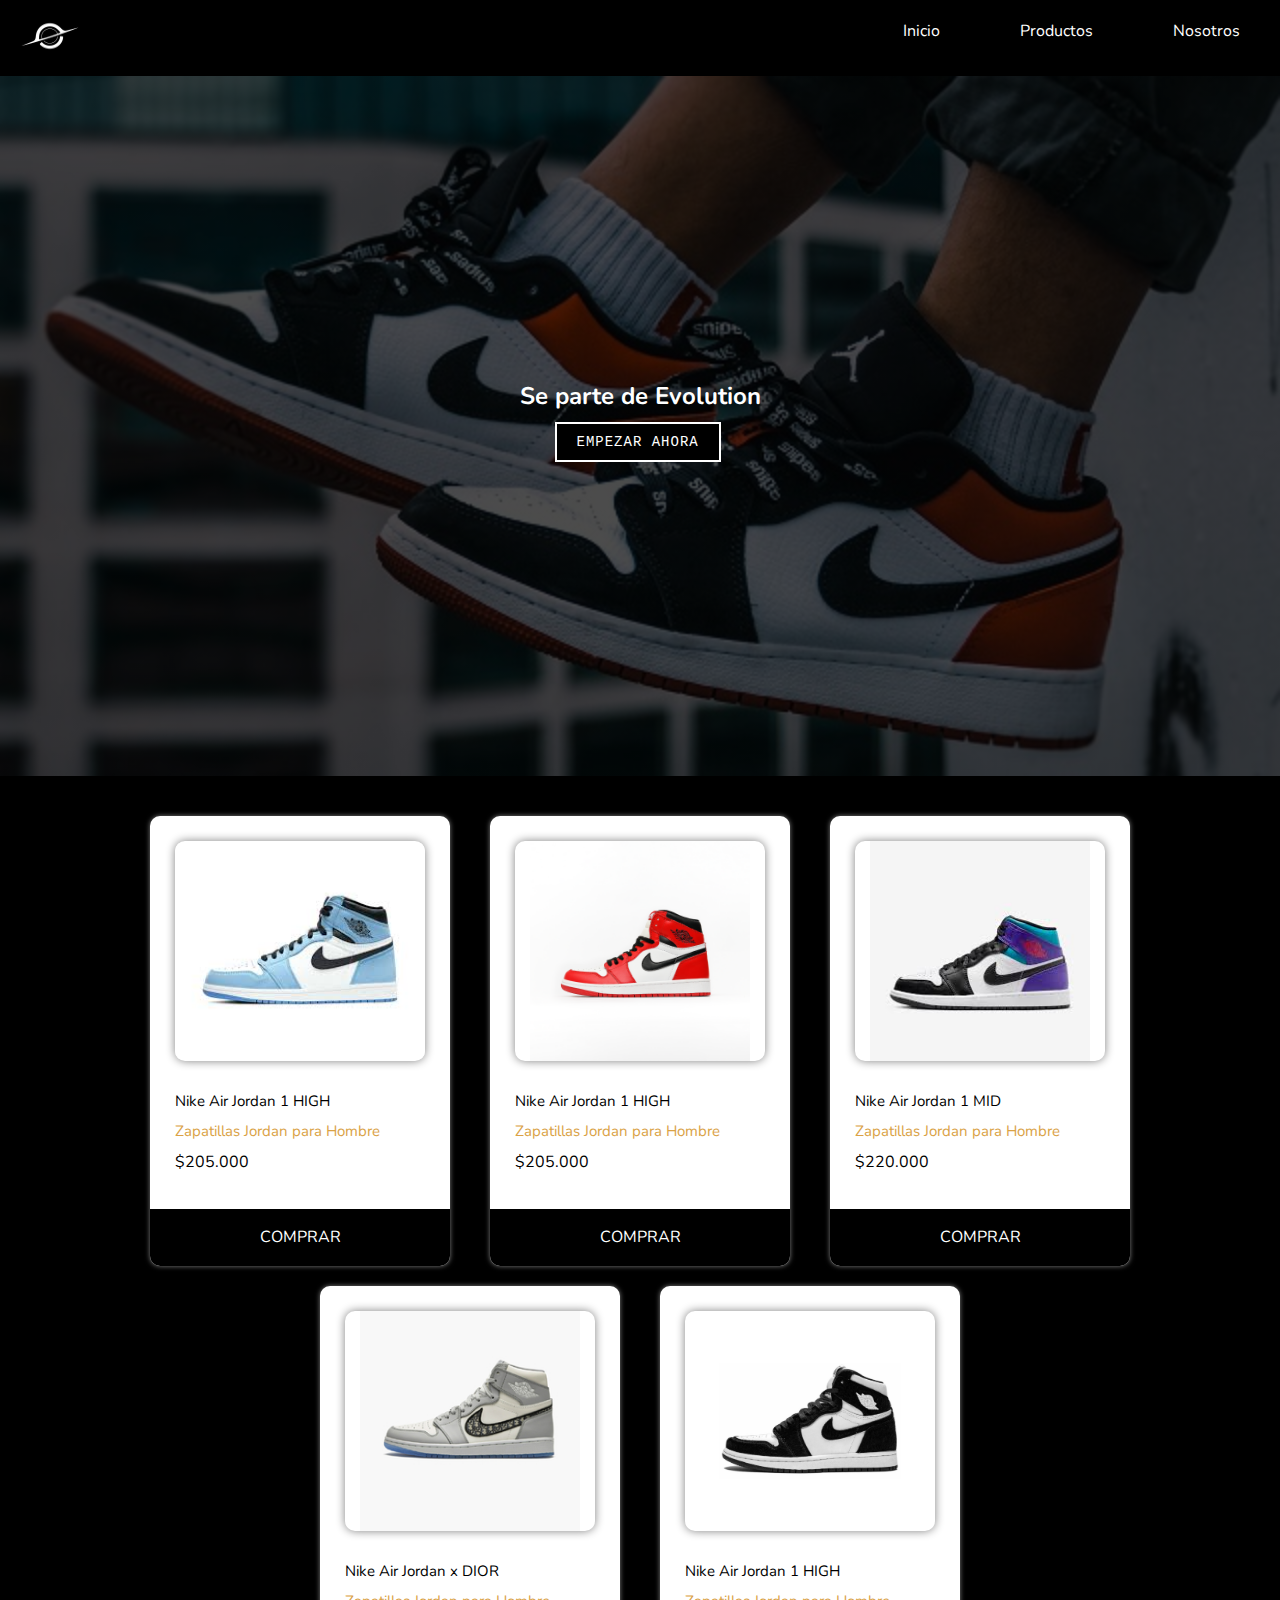
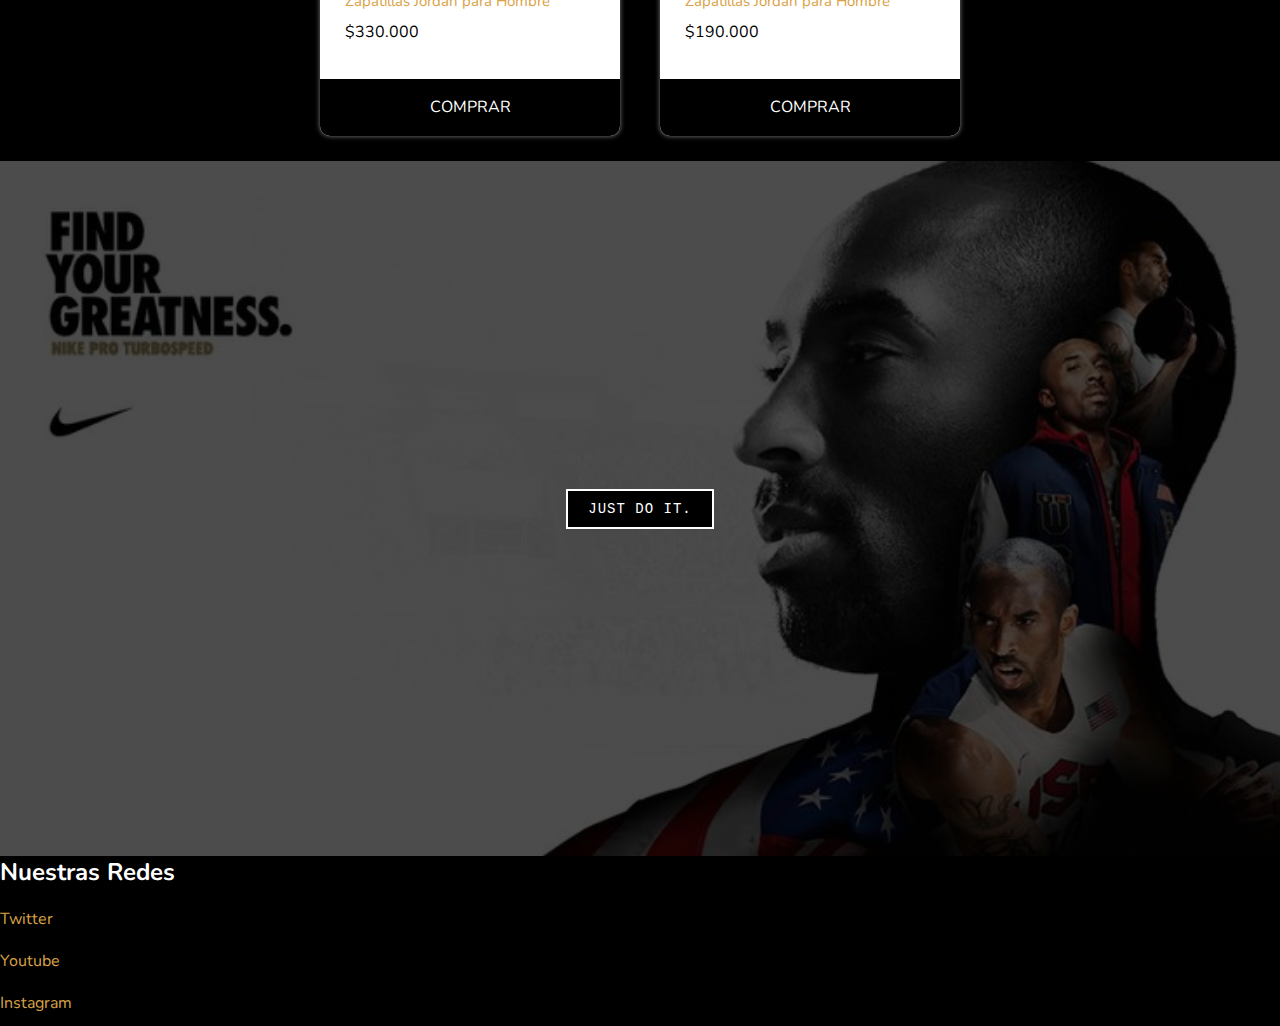
<file: index.html>
<!DOCTYPE html>
<html lang="en">
<head>
    <meta charset="UTF-8">
    <meta name="viewport" content="width=device-width, initial-scale=1.0">
    <link rel="stylesheet" href="./css/styles.css">
    <link rel="preconnect" href="https://fonts.googleapis.com">
    <link rel="preconnect" href="https://fonts.gstatic.com" crossorigin>
    <link href="https://fonts.googleapis.com/css2?family=Nunito+Sans:ital,opsz,wght@0,6..12,200..1000;1,6..12,200..1000&family=Nunito:ital,wght@0,200..1000;1,200..1000&display=swap" rel="stylesheet">

    <title>JORDAN E-COMMERCE</title>
</head>
<body>
    <header class="header">
         <div class="logo">
             
            <img src="./img/descarga (6).jpeg" alt="foto">

         </div>
        
            
        <nav class="nav1">
            <ul class="links_a">
                <li class="en_linea"><a href="./index.html">Inicio</a></li>
                <li class="en_linea"><a href="./pages/productos.html">Productos</a></li>
                <li class="en_linea"><a href="./pages/nosotros.html">Nosotros</a></li>
            </ul>
        </nav>
    </header>
    
    <main>

         <section class="section1">
            
         <div class="contenedor">

          <div class="imagenfondo_2">
            <h2> Se parte de Evolution</h2> 

           </div>

           <button class="button_slide slide_right"> EMPEZAR AHORA </button>
        </div>
         </section>


       <section class="section2">

           <div class="card">

                   <img src="./img/descarga (7).jpeg" alt="foto">

                         <div class="precios">

                               <p class="p1">

                                      Nike Air Jordan 1 HIGH
                               </p>

                               <p class="p2">
                                    Zapatillas Jordan para Hombre
                                </p>

                                <p class="p3">
                                     $205.000
                                </p>
                         </div>

                <div class="boton"><a href="./index.html">COMPRAR</a>

               </div>
                    
         </div>

         <div class="card">

            <img src="./img/b669cc51-95b5-4b8d-97c3-e7afc8a45240-e60d38aba7ee7b5cfd16935086220556-1024-1024.png" alt="foto">

                  <div class="precios">

                        <p class="p1">

                               Nike Air Jordan 1 HIGH
                        </p>

                        <p class="p2">
                             Zapatillas Jordan para Hombre
                         </p>

                         <p class="p3">
                              $205.000
                         </p>
                  </div>

         <div class="boton"><a href="./index.html">COMPRAR</a>

        </div>
             
  </div>

  <div class="card">

                <img src="./img/descarga (8).jpeg" alt="foto">

                      <div class="precios">

                            <p class="p1">

                                Nike Air Jordan 1 MID
                            </p>

                            <p class="p2">
                              Zapatillas Jordan para Hombre
                             </p>

                             <p class="p3">
                               $220.000
                             </p>
                      </div>

             <div class="boton"><a class="aboton" href="./index.html">COMPRAR</a>

       </div>
     
</div>
        <div class="card">

    <img src="./img/0111-e89105e9390d4c289916656068093163-240-0.jpg" alt="foto">

          <div class="precios">

                <p class="p1">

                       Nike Air Jordan x DIOR
                </p>

                <p class="p2">
                     Zapatillas Jordan para Hombre
                 </p>

                 <p class="p3">
                      $330.000
                 </p>
          </div>

 <div class="boton"><a href="./index.html">COMPRAR</a></div>

        
     
 </div>

 <div class="card">

    <img class="imgpanda" src="./img/1-1f2057801812a1e46317103353500919-640-0.png" alt="foto">

          <div class="precios">

                <p class="p1">

                       Nike Air Jordan 1 HIGH
                </p>

                <p class="p2">
                     Zapatillas Jordan para Hombre
                 </p>

                 <p class="p3">
                      $190.000
                 </p>
          </div>

 <div class="boton"><a href="./index.html">COMPRAR</a>

</div>
     
</div>


</section>

 <section class="section3">
        <div class="contenedor_padre">

                    <div>

                     <button class="button_3"> JUST DO IT.</button>


                    
          
                    </div>
          
           
                    
          
     </section>

    </main>
    <footer class="footer1">
            <h2 class="RED">Nuestras Redes</h5>
                <div class="Redes">
                     <ul>
                          <li><a href="https://x.com/?lang=es">Twitter</a></li>
                          <li><a href="https://www.youtube.com">Youtube</a></li>
                          <li><a href="https://www.instagram.com">Instagram</a></li>
                      </ul>
                  </div>
    </footer>
</body>
</html>
</file>
<file: css/styles.css>
*{
    margin:0;
    padding: 0;
    box-sizing: border-box;
    font-family: 'Nunito', 'Montserrat', Tahoma, sans-serif;
    text-decoration: none;
}

header {
    display: flex;
    justify-content: space-between;
    background-color: #000;
    flex-wrap: wrap;
}
.logo {



}
.logo img {
  width: 100px;
  height: 70px;
 
}


.nav1 ul {
    display: flex;
    text-decoration: none;
}


.en_linea {
    margin: 20px;
    text-decoration: none;
    color: #000;
}

.en_linea a {

    color: #fff;
    text-decoration: none;
    margin: 20px;

}
.section1 {
    background-image: linear-gradient(rgba(0,0,0,0.7), rgba(0,0,0,0.7)), url(/img/fondo.jpg);
    background-size: cover;
    background-repeat: no-repeat;
    height: 700px; 
    display: flex;
    justify-content: center;
    align-items: center ;
}

h2 {
    color: #fff;
}

.button_slide {
    background-color: #000;
    color: #fff;
    border: 2px solid rgb(255, 255, 255);
    border-radius: 0px;
    padding: 10px 20px;
    display: inline-block;
    font-family: "Lucida Console", Monaco, monospace;
    font-size: 14px;
    letter-spacing: 1px;
    cursor: pointer;
    box-shadow: inset 0 0 0 0 #000;
    -webkit-transition: ease-out 1s;
    -moz-transition: ease-out 1s;
    transition: ease-out 1s;
    margin: 10px 35px;
  }

  .slide_right:hover {
    box-shadow: inset 400px 0 0 0 #fff;
    color:#000 ;
  }

  .contenedor {

    align-items: center;
  }


.section2 {
    display: flex;
    justify-content: center;
    width: 100%;
    flex-wrap: wrap;
}

.imgpanda {
    width: 200px;
    object-fit: contain;
}


.card{
    display: grid;
    justify-items: center;
    margin-top: 20px;
    width: 300px;
    height: 450px;
    background-color: #fff;
    border-radius: 10px;
    overflow: hidden;
    margin-left: 20px;
    margin-right: 20px;
    box-shadow: 0px 0px 5px grey;
}

.boton {

    background-color: #000;
    width: 100%;
    display: flex;
    align-items: center;
    justify-content: center;
    

}
.boton a:hover {

    color: #DAA246;
}

.card img{
    margin-top: 25px;
    box-shadow: 0px 0px 10px grey;
    width: 60%;
    border-radius: 10px;
    width: 250px;
    height: 220px;
    object-fit: contain;
   
}

.precios {
    
    width: 100%;
}

.card a {

    color: #fff;
}


.precios .p1 {
    margin-top: -5px;
    margin-left: 25px;
    font-size: 15px;
    color: #000;
 
}

.precios .p2 {
    margin-top: 10px;
    margin-left: 25px;
    font-size: 15px;
    color: #DAA246;
 
}

.precios .p3 {

    margin-left: 25px;
    padding-top: 10px;
    color: #000;
}

.card #boton{
    color: #ffffff;
    font-size: 30px;
    width: 100%;
    background-color: rgb(197, 196, 196);
    text-align: center;
    padding-top: 20px;
}


.section2 {
    background-color: #000;
    padding: 20px;
}



.section3  {

        background-image: linear-gradient(rgba(0,0,0,0.7), rgba(0,0,0,0.7)), url(/img/Nike\ —\ Find\ Your\ Greatness\ —\ Quan\ Payne.jpeg);
        background-size: cover;
        background-repeat: no-repeat;
        height: 700px; 
        display: flex;
        justify-content: center;
        align-items: center ;
        border-top: 5px solid #000;


}

.button_3 {

    background-color: #000;
    color: #fff;
    border: 2px solid rgb(255, 255, 255);
    border-radius: 0px;
    padding: 10px 20px;
    display: inline-block;
    font-family: "Lucida Console", Monaco, monospace;
    font-size: 14px;
    letter-spacing: 1px;
    cursor: pointer;
    box-shadow: inset 0 0 0 0 #000;
    -webkit-transition: ease-out 1s;
    -moz-transition: ease-out 1s;
    transition: ease-out 1s;
    margin: 10px;
}

.button_3:hover {
    
        box-shadow: inset 400px 0 0 0 #fff;
        color:#000 ;
    
}


.footer1 {
    
    background-color:rgb(0, 0, 0) ;
    height: 170px;

}

.RED {

    color: #fff;
}

.Redes ul li {
      text-decoration: none;
      margin: 20px 0px;
}

.Redes ul li a {

    color: #DAA246;
}


@media only screen and (max-width: 400px){

      
    .header {
        width: 450px;
        flex-wrap: wrap;
    }
    
    .section1 {
        width: 450px;
    }

    .section2 {

        width: 450px;
    }

    .section3 {
        width: 450px;
    }

    .footer1 {

        width: 450px;
    }
}
</file>
